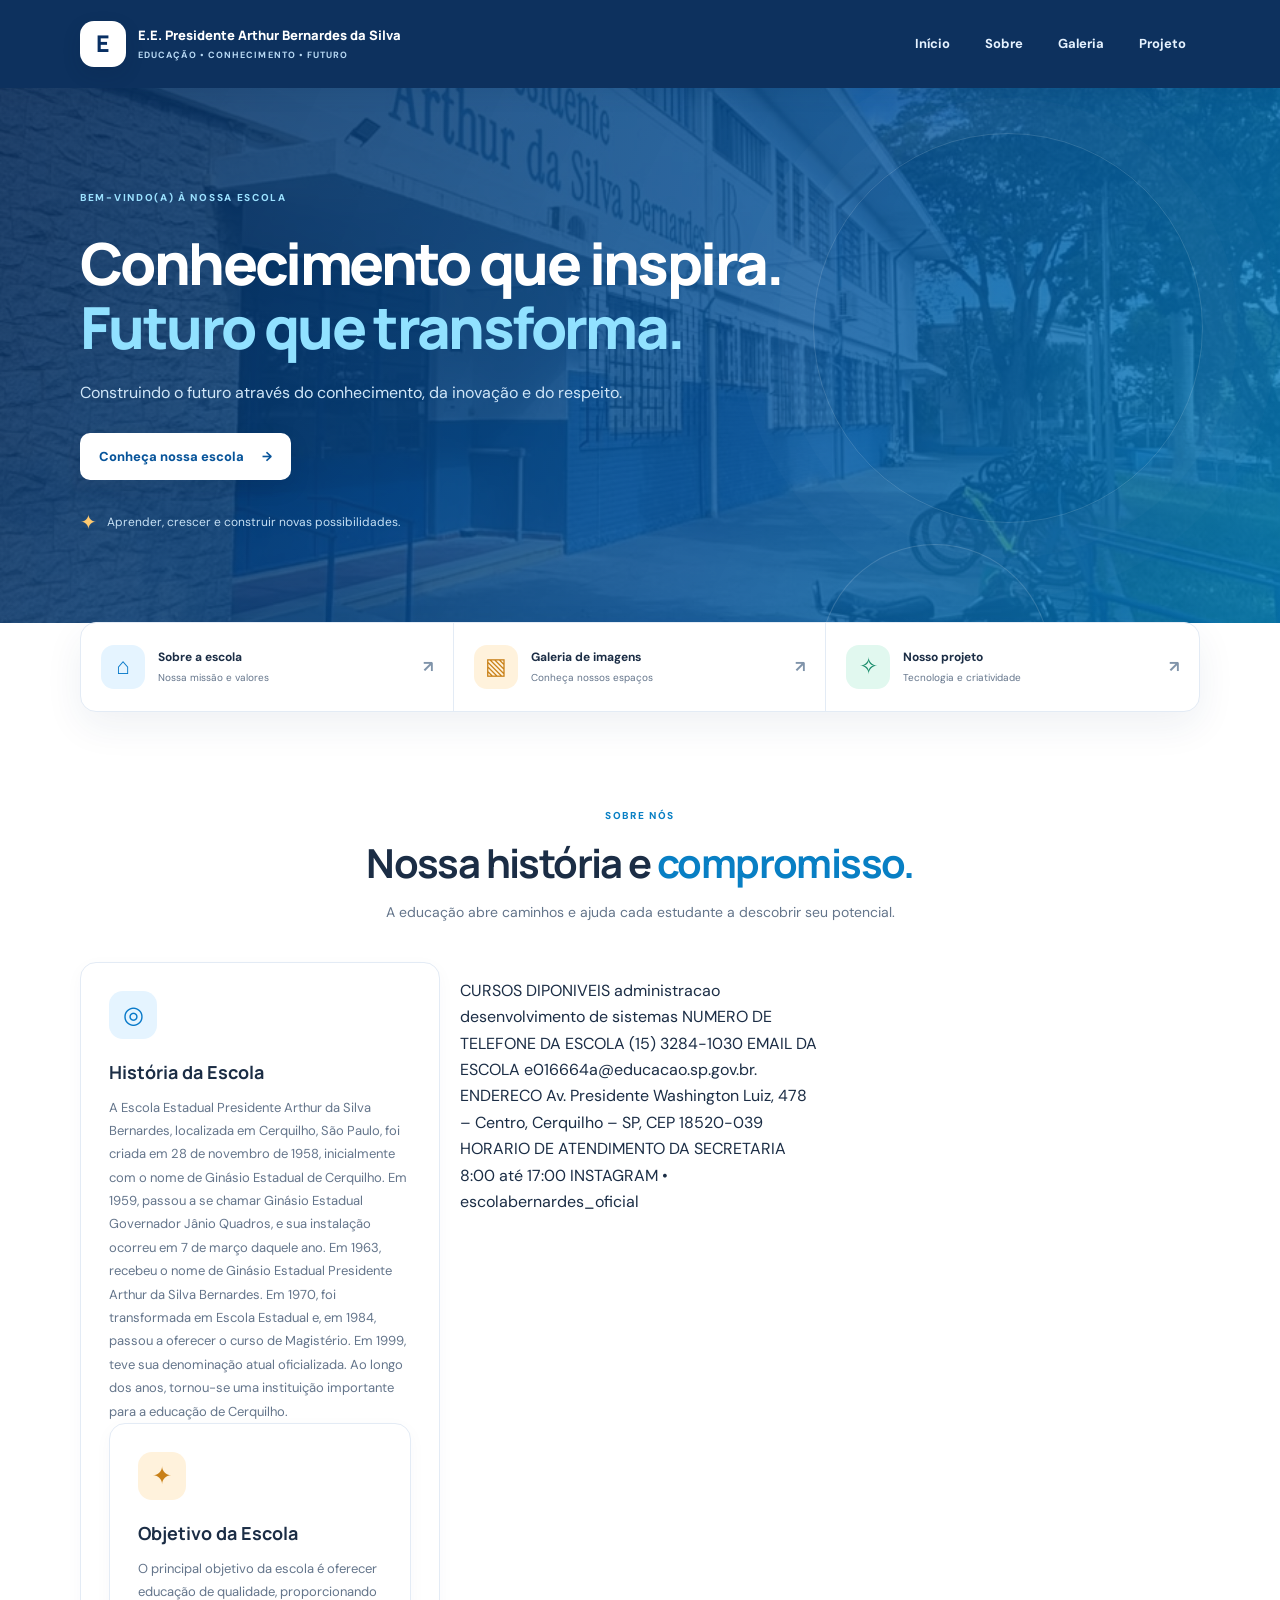
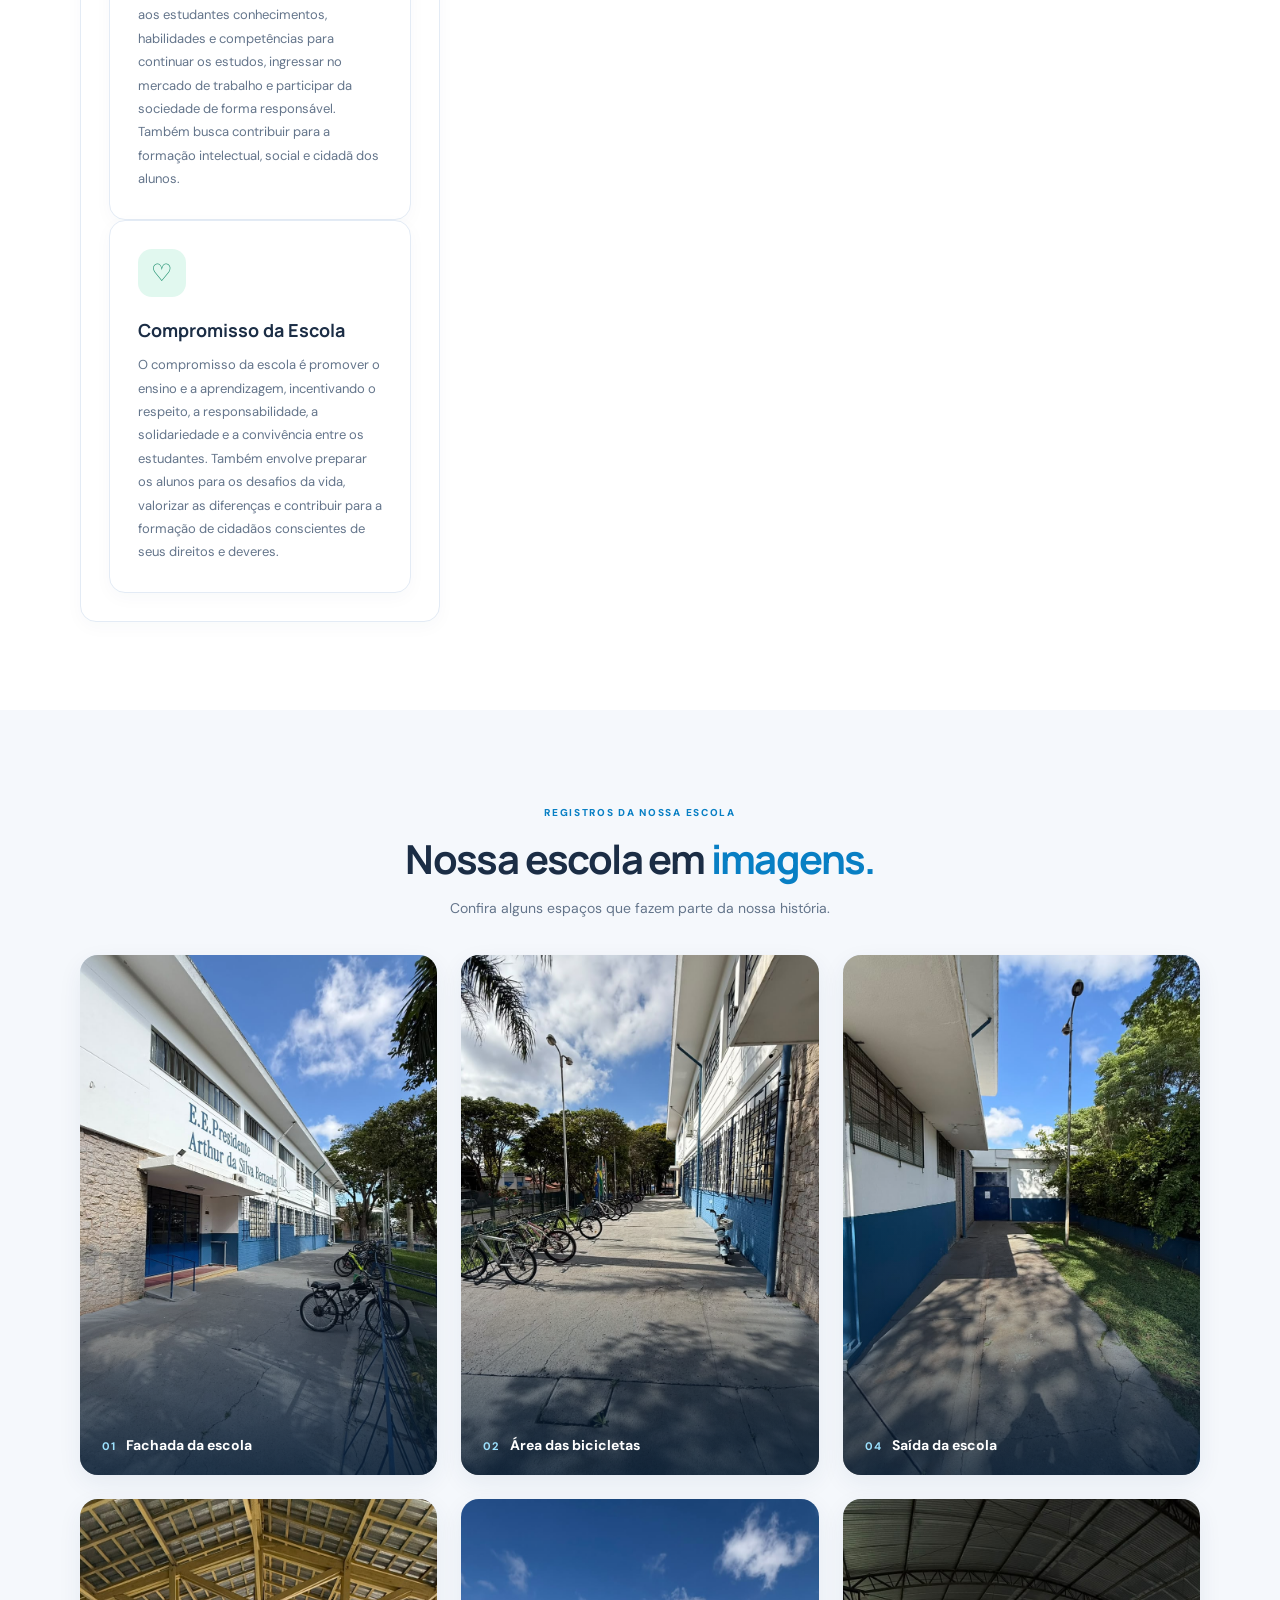
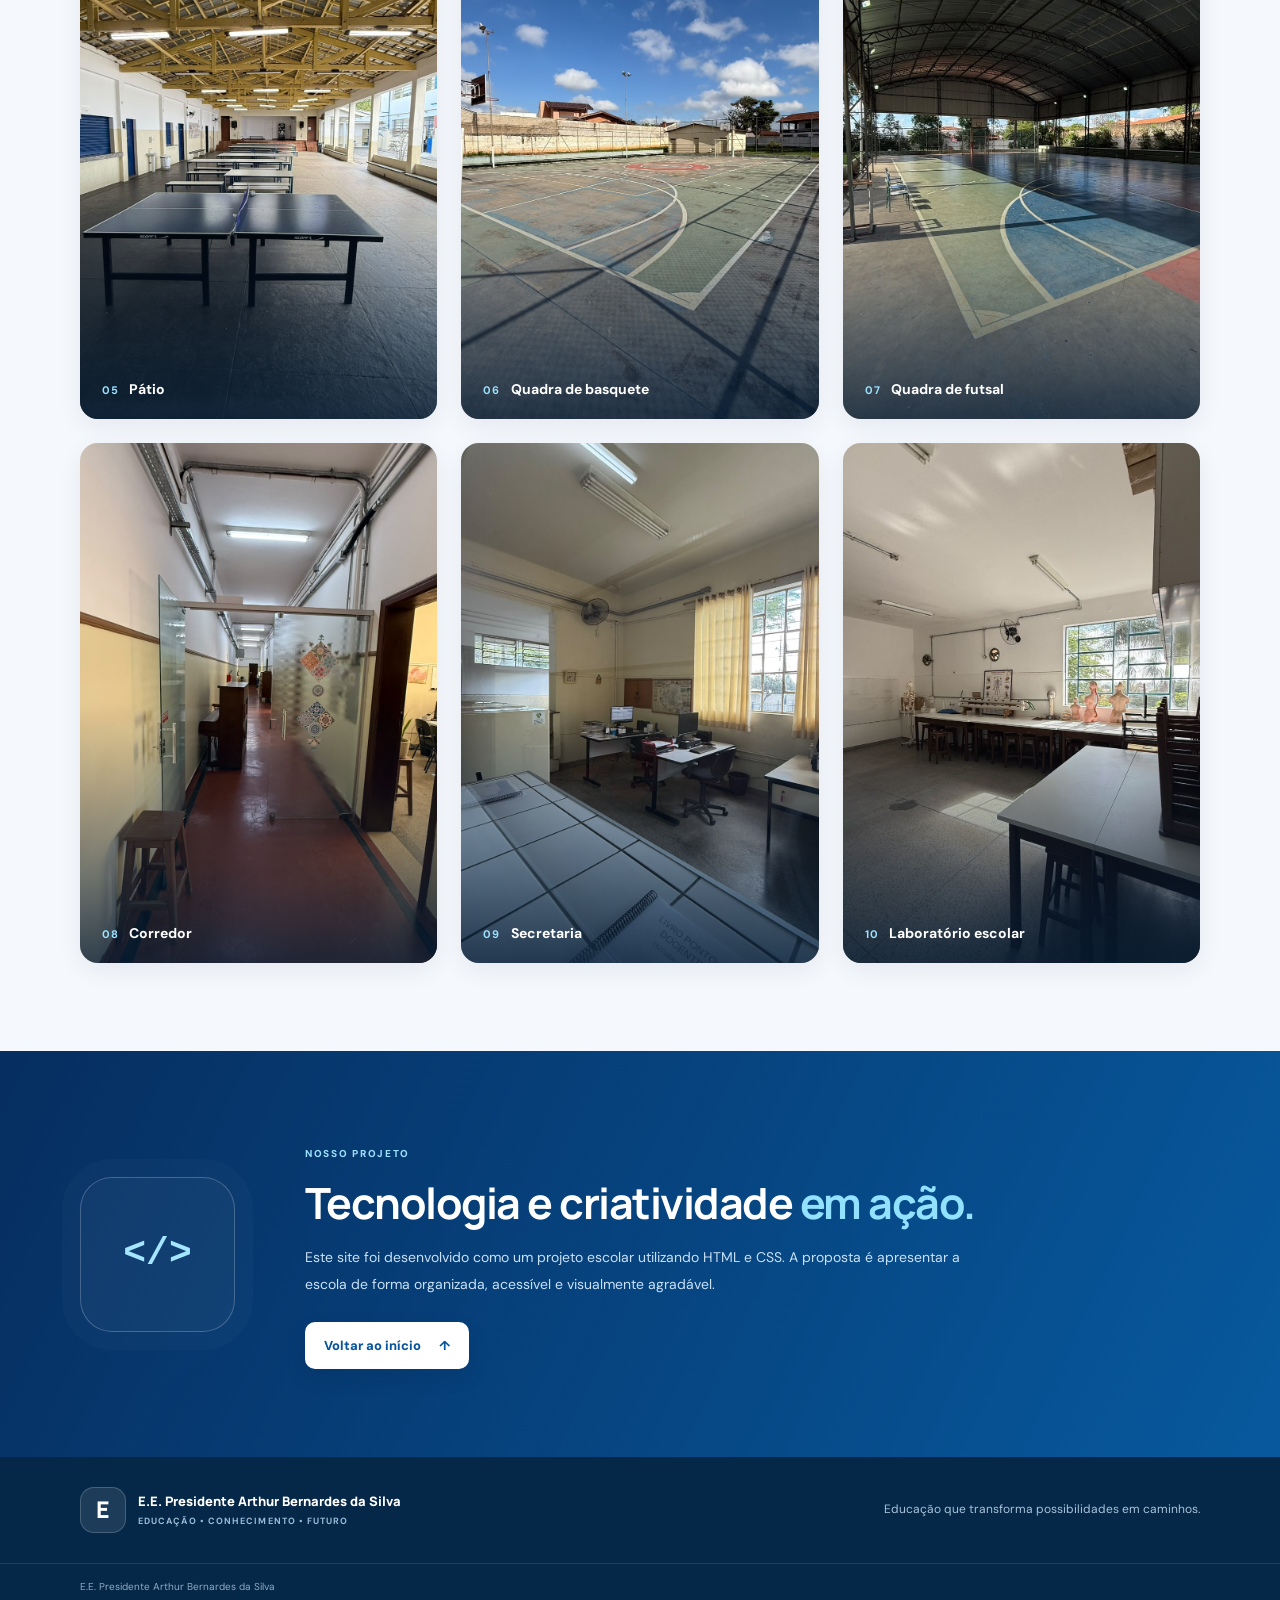
<file: index.html>
<!DOCTYPE html>
<html lang="pt-BR">
<head>
  <meta charset="UTF-8">
  <meta name="viewport" content="width=device-width, initial-scale=1.0">
  <meta name="theme-color" content="#0b3d91">
  <meta name="description" content="Site da E.E. Presidente Arthur Bernardes da Silva. Educação, conhecimento, respeito e futuro.">
  <title>E.E. Presidente Arthur Bernardes da Silva</title>
  <link rel="stylesheet" href="style.css">
</head>
<body>

  <!-- CABEÇALHO -->
  <header class="topo" id="inicio">
    <div class="container navegacao">

      <a href="#inicio" class="logo" aria-label="Página inicial">
        <span class="simbolo">E</span>
        <span class="logo-texto">
          <strong>E.E. Presidente Arthur Bernardes da Silva</strong>
          <small>EDUCAÇÃO • CONHECIMENTO • FUTURO</small>
        </span>
      </a>

      <input type="checkbox" id="alternar-menu" aria-label="Abrir menu">
      <label for="alternar-menu" class="menu-botao" aria-hidden="true">&#9776;</label>

      <nav class="menu" aria-label="Navegação principal">
        <a href="#inicio">Início</a>
        <a href="#sobre">Sobre</a>
        <a href="#galeria">Galeria</a>
        <a href="#projeto">Projeto</a>
      </nav>

    </div>
  </header>

  <main>

    <!-- INÍCIO -->
    <section class="inicio-secao">
      <div class="container inicio-conteudo">

        <span class="etiqueta etiqueta-clara">
          BEM-VINDO(A) À NOSSA ESCOLA
        </span>

        <h1>
          Conhecimento que inspira.<br>
          <span>Futuro que transforma.</span>
        </h1>

        <p>
          Construindo o futuro através do conhecimento,
          da inovação e do respeito.
        </p>

        <a class="botao-principal" href="#sobre">
          Conheça nossa escola
          <span aria-hidden="true">→</span>
        </a>

        <div class="destaque-frase">
          <span>✦</span>
          Aprender, crescer e construir novas possibilidades.
        </div>

      </div>

      <div class="forma forma-um"></div>
      <div class="forma forma-dois"></div>
    </section>

    <!-- ATALHOS -->
    <section class="atalhos">
      <div class="container atalhos-grid">

        <a href="#sobre" class="atalho">
          <span class="atalho-icone icone-azul">⌂</span>
          <span>
            <strong>Sobre a escola</strong>
            <small>Nossa missão e valores</small>
          </span>
          <b aria-hidden="true">↗</b>
        </a>

        <a href="#galeria" class="atalho">
          <span class="atalho-icone icone-laranja">▧</span>
          <span>
            <strong>Galeria de imagens</strong>
            <small>Conheça nossos espaços</small>
          </span>
          <b aria-hidden="true">↗</b>
        </a>

        <a href="#projeto" class="atalho">
          <span class="atalho-icone icone-verde">✧</span>
          <span>
            <strong>Nosso projeto</strong>
            <small>Tecnologia e criatividade</small>
          </span>
          <b aria-hidden="true">↗</b>
        </a>

      </div>
    </section>

    <!-- SOBRE A ESCOLA -->
    <section class="sobre secao" id="sobre">
      <div class="container">

        <div class="titulo">
          <span class="etiqueta">SOBRE NÓS</span>
          <h2>Nossa história e <span>compromisso.</span></h2>
          <p>
            A educação abre caminhos e ajuda cada estudante
            a descobrir seu potencial.
          </p>
        </div>

        <div class="cartoes">

          <article class="cartao">
            <span class="cartao-icone azul">◎</span>
            <h3>História da Escola</h3>
            <p>
              A Escola Estadual Presidente Arthur da Silva Bernardes, localizada em Cerquilho, São Paulo, foi criada em 28 de novembro de 1958, inicialmente com o nome de Ginásio Estadual de Cerquilho. Em 1959, passou a se chamar Ginásio Estadual Governador Jânio Quadros, e sua instalação ocorreu em 7 de março daquele ano.

Em 1963, recebeu o nome de Ginásio Estadual Presidente Arthur da Silva Bernardes. Em 1970, foi transformada em Escola Estadual e, em 1984, passou a oferecer o curso de Magistério. Em 1999, teve sua denominação atual oficializada. Ao longo dos anos, tornou-se uma instituição importante para a educação de Cerquilho.
</p>
 
        

          <article class="cartao">
            <span class="cartao-icone laranja">✦</span>
            <h3>Objetivo da Escola</h3>
            <p>
              O principal objetivo da escola é oferecer educação de qualidade, proporcionando aos estudantes conhecimentos, habilidades e competências para continuar os estudos, ingressar no mercado de trabalho e participar da sociedade de forma responsável. Também busca contribuir para a formação intelectual, social e cidadã dos alunos.
            </p>
          </article>

          <article class="cartao">
            <span class="cartao-icone verde">♡</span>
            <h3>Compromisso da Escola</h3>
            <p>
              O compromisso da escola é promover o ensino e a aprendizagem, incentivando o respeito, a responsabilidade, a solidariedade e a convivência entre os estudantes. Também envolve preparar os alunos para os desafios da vida, valorizar as diferenças e contribuir para a formação de cidadãos conscientes de seus direitos e deveres.
            </p>
          </article>

</article>
            <p>            
    CURSOS DIPONIVEIS            administracao      desenvolvimento de sistemas

NUMERO DE TELEFONE DA ESCOLA     (15) 3284-1030
      EMAIL DA ESCOLA            e016664a@educacao.sp.gov.br.
         ENDERECO                Av. Presidente Washington Luiz, 478 – Centro, Cerquilho – SP, CEP 18520-039
HORARIO DE ATENDIMENTO DA SECRETARIA   8:00 até 17:00
        INSTAGRAM                •  escolabernardes_oficial

           </p>
</article>



            
        </div>
      </div>
    </section>

    <!-- GALERIA DE IMAGENS -->
    <section class="galeria secao" id="galeria">
      <div class="container">

        <div class="titulo titulo-galeria">
          <span class="etiqueta">REGISTROS DA NOSSA ESCOLA</span>
          <h2>Nossa escola em <span>imagens.</span></h2>
          <p>
            Confira alguns espaços que fazem parte da nossa história.
          </p>
        </div>

        <div class="fotos">

          <figure class="foto">
            <img src="imagens/fachada.jpeg" alt="Fachada da escola" loading="lazy">
            <figcaption><span>01</span> Fachada da escola</figcaption>
          </figure>

          <figure class="foto">
            <img src="imagens/area-das-bikes.jpeg" alt="Área das bicicletas" loading="lazy">
            <figcaption><span>02</span> Área das bicicletas</figcaption>
          </figure>

          <figure class="foto">
            <img src="imagens/saida.jpeg" alt="Área externa e saída da escola" loading="lazy">
            <figcaption><span>04</span> Saída da escola</figcaption>
          </figure>

          <figure class="foto">
            <img src="imagens/patio.jpeg" alt="Pátio da escola" loading="lazy">
            <figcaption><span>05</span> Pátio</figcaption>
          </figure>

          <figure class="foto">
            <img src="imagens/quadra1.jpeg" alt="Quadra de basquete" loading="lazy">
            <figcaption><span>06</span> Quadra de basquete</figcaption>
          </figure>

          <figure class="foto">
            <img src="imagens/quadra2.jpeg" alt="Quadra de futsal" loading="lazy">
            <figcaption><span>07</span> Quadra de futsal</figcaption>
          </figure>

          <figure class="foto">
            <img src="imagens/corredor.jpeg" alt="Corredor da escola" loading="lazy">
            <figcaption><span>08</span> Corredor</figcaption>
          </figure>

          <figure class="foto">
            <img src="imagens/secretaria.jpeg" alt="Secretaria da escola" loading="lazy">
            <figcaption><span>09</span> Secretaria</figcaption>
          </figure>

          <figure class="foto">
            <img src="imagens/laboratorio.jpeg" alt="Ambiente do laboratório escolar" loading="lazy">
            <figcaption><span>10</span> Laboratório escolar</figcaption>
          </figure>

        </div>
      </div>
    </section>

    <!-- PROJETO -->
    <section class="projeto secao" id="projeto">
      <div class="container projeto-grid">

        <div class="projeto-marca" aria-hidden="true">&lt;/&gt;</div>

        <div class="projeto-texto">
          <span class="etiqueta etiqueta-clara">NOSSO PROJETO</span>

          <h2>Tecnologia e criatividade <span>em ação.</span></h2>

          <p>
            Este site foi desenvolvido como um projeto escolar
            utilizando HTML e CSS. A proposta é apresentar a
            escola de forma organizada, acessível e visualmente
            agradável.
          </p>

          <a class="botao-claro" href="#inicio">
            Voltar ao início
            <span aria-hidden="true">↑</span>
          </a>
        </div>

      </div>
    </section>

  </main>

  <!-- RODAPÉ -->
  <footer class="rodape">
    <div class="container rodape-conteudo">

      <a href="#inicio" class="logo logo-rodape">
        <span class="simbolo">E</span>
        <span class="logo-texto">
          <strong>E.E. Presidente Arthur Bernardes da Silva</strong>
          <small>EDUCAÇÃO • CONHECIMENTO • FUTURO</small>
        </span>
      </a>

      <p>Educação que transforma possibilidades em caminhos.</p>

    </div>

    <div class="rodape-final">
      <div class="container">
        E.E. Presidente Arthur Bernardes da Silva
      </div>
    </div>
  </footer>

</body>
</html>
</file>
<file: style.css>
@import url('https://fonts.googleapis.com/css2?family=DM+Sans:wght@400;500;600;700&family=Manrope:wght@400;500;600;700;800&display=swap');

:root {
  --azul-escuro: #082f63;
  --azul: #0b55a0;
  --azul-vivo: #087fc4;
  --azul-claro: #e7f4ff;
  --texto: #1b2d45;
  --texto-suave: #64758b;
  --fundo: #f5f8fc;
  --linha: #e3ebf5;
  --laranja: #ffb84d;
  --verde: #39ae88;
}

* {
  box-sizing: border-box;
}

html {
  scroll-behavior: smooth;
  scroll-padding-top: 90px;
}

body {
  margin: 0;
  font-family: 'DM Sans', Arial, sans-serif;
  color: var(--texto);
  background: #fff;
  line-height: 1.65;
}

a {
  color: inherit;
  text-decoration: none;
}

.container {
  width: min(1120px, calc(100% - 44px));
  margin: 0 auto;
}

/* CABEÇALHO */

.topo {
  position: sticky;
  top: 0;
  z-index: 20;
  color: white;
  background: rgba(6, 43, 89, .97);
  box-shadow: 0 5px 20px #082d531c;
  backdrop-filter: blur(12px);
}

.navegacao {
  min-height: 88px;
  display: flex;
  align-items: center;
  justify-content: space-between;
  gap: 25px;
}

.logo {
  display: flex;
  align-items: center;
  gap: 12px;
  min-width: 0;
}

.simbolo {
  display: grid;
  place-items: center;
  flex: 0 0 46px;
  width: 46px;
  height: 46px;
  border-radius: 14px;
  color: var(--azul-escuro);
  background: #fff;
  font-family: Manrope, sans-serif;
  font-size: 23px;
  font-weight: 800;
  box-shadow: 0 7px 18px #001c3b28;
}

.logo-texto {
  display: flex;
  flex-direction: column;
  line-height: 1.35;
}

.logo strong {
  font-family: Manrope, sans-serif;
  font-size: 13px;
  font-weight: 800;
}

.logo small {
  margin-top: 4px;
  color: #b8d9f4;
  font-size: 9px;
  letter-spacing: .12em;
  font-weight: 700;
}

.menu {
  display: flex;
  align-items: center;
  gap: 7px;
}

.menu a {
  color: #e5f2ff;
  font-size: 13px;
  font-weight: 700;
  padding: 11px 14px;
  border-radius: 9px;
  transition: .2s;
}

.menu a:hover {
  color: #fff;
  background: #ffffff1c;
}

#alternar-menu {
  display: none;
}

.menu-botao {
  display: none;
  cursor: pointer;
  font-size: 25px;
}

/* SEÇÃO INICIAL COM FOTO DE FUNDO */

.inicio-secao {
  min-height: 520px;
  padding: 95px 0 85px;
  position: relative;
  overflow: hidden;
  color: #fff;
  background: 
    linear-gradient(
      115deg,
      rgba(6, 44, 92, 0.88) 0%,
      rgba(7, 84, 155, 0.84) 60%,
      rgba(7, 134, 200, 0.80) 100%
    ),
    url('imagens/fachada.jpeg') center/cover no-repeat;
}

.inicio-conteudo {
  position: relative;
  z-index: 3;
}

.etiqueta {
  display: inline-block;
  margin-bottom: 14px;
  color: var(--azul-vivo);
  font-size: 10px;
  letter-spacing: .17em;
  font-weight: 800;
}

.etiqueta-clara {
  color: #9ce2ff;
}

.inicio-secao h1 {
  max-width: 720px;
  margin: 10px 0 20px;
  font-family: Manrope, sans-serif;
  font-size: clamp(37px, 5vw, 58px);
  line-height: 1.12;
  letter-spacing: -.045em;
  font-weight: 800;
}

.inicio-secao h1 span {
  color: #91e1ff;
}

.inicio-secao p {
  max-width: 580px;
  color: #d0e6f8;
  font-size: 16px;
  margin-bottom: 26px;
}

.botao-principal,
.botao-claro {
  display: inline-flex;
  align-items: center;
  gap: 18px;
  padding: 13px 19px;
  border-radius: 10px;
  background: #fff;
  color: #07549a;
  font-size: 13px;
  font-weight: 800;
  box-shadow: 0 8px 20px #001b3820;
  transition: .2s;
}

.botao-principal:hover,
.botao-claro:hover {
  transform: translateY(-3px);
  box-shadow: 0 12px 25px #001b3835;
}

.destaque-frase {
  display: flex;
  align-items: center;
  gap: 10px;
  margin-top: 26px;
  color: #c6e0f4;
  font-size: 12px;
}

.destaque-frase span {
  color: #ffca70;
  font-size: 20px;
}

/* FORMAS DECORATIVAS DO FUNDO */

.forma {
  position: absolute;
  border: 1px solid #ffffff26;
  border-radius: 50%;
  pointer-events: none;
}

.forma-um {
  width: 390px;
  height: 390px;
  right: 6%;
  top: 45px;
  box-shadow: 0 0 0 35px #ffffff05, 0 0 0 75px #ffffff04;
}

.forma-dois {
  width: 230px;
  height: 230px;
  right: 18%;
  bottom: -150px;
  background: #ffffff05;
}

/* ATALHOS */

.atalhos {
  position: relative;
  z-index: 3;
  margin-top: -1px;
  background: #fff;
}

.atalhos-grid {
  display: grid;
  grid-template-columns: repeat(3, 1fr);
  background: #fff;
  border: 1px solid var(--linha);
  border-radius: 16px;
  overflow: hidden;
  box-shadow: 0 14px 38px #173c6612;
  transform: translateY(-1px);
}

.atalho {
  display: flex;
  align-items: center;
  gap: 13px;
  padding: 22px 20px;
  border-right: 1px solid var(--linha);
  transition: background .2s;
}

.atalho:last-child {
  border-right: 0;
}

.atalho:hover {
  background: #f7fbff;
}

.atalho-icone {
  display: grid;
  place-items: center;
  flex: 0 0 44px;
  width: 44px;
  height: 44px;
  border-radius: 13px;
  font-size: 23px;
}

.icone-azul {
  color: #0879c9;
  background: #e5f4ff;
}

.icone-laranja {
  color: #c98017;
  background: #fff2dc;
}

.icone-verde {
  color: #168b69;
  background: #e1f8ef;
}

.atalho strong,
.atalho small {
  display: block;
}

.atalho strong {
  font-size: 12px;
}

.atalho small {
  color: var(--texto-suave);
  font-size: 10px;
  margin-top: 3px;
}

.atalho b {
  margin-left: auto;
  color: #8094aa;
}

/* SEÇÕES GERAIS */

.secao {
  padding: 88px 0;
}

.titulo {
  max-width: 690px;
  margin: 0 auto 38px;
  text-align: center;
}

.titulo h2 {
  margin: 0 0 14px;
  font-family: Manrope, sans-serif;
  font-size: clamp(29px, 3.5vw, 40px);
  line-height: 1.2;
  letter-spacing: -.04em;
}

.titulo h2 span {
  color: var(--azul-vivo);
}

.titulo > p {
  margin: 0;
  color: var(--texto-suave);
  font-size: 14px;
}

/* CARTÕES SOBRE A ESCOLA */

.cartoes {
  display: grid;
  grid-template-columns: repeat(3, 1fr);
  gap: 20px;
}

.cartao {
  padding: 28px;
  border: 1px solid var(--linha);
  border-radius: 16px;
  background: white;
  box-shadow: 0 5px 18px #173c6608;
  transition: transform .2s, box-shadow .2s;
}

.cartao:hover {
  transform: translateY(-5px);
  box-shadow: 0 14px 28px #173c6612;
}

.cartao-icone {
  display: grid;
  place-items: center;
  width: 48px;
  height: 48px;
  border-radius: 14px;
  margin-bottom: 19px;
  font-size: 24px;
}

.cartao-icone.azul {
  color: #0879c9;
  background: #e5f4ff;
}

.cartao-icone.laranja {
  color: #c98017;
  background: #fff2dc;
}

.cartao-icone.verde {
  color: #168b69;
  background: #e1f8ef;
}

.cartao h3 {
  margin: 0 0 8px;
  font-family: Manrope, sans-serif;
  font-size: 18px;
}

.cartao p {
  margin: 0;
  color: var(--texto-suave);
  font-size: 13px;
  line-height: 1.8;
}

/* GALERIA DE IMAGENS VERTICAIS COMPLETAS (FORMATO RETRATO) */

.galeria {
  background: var(--fundo);
}

.titulo-galeria {
  margin-bottom: 35px;
}

.fotos {
  display: grid;
  grid-template-columns: repeat(3, 1fr); /* 3 colunas para ajustar cartões verticais */
  gap: 24px;
}

.foto {
  position: relative;
  overflow: hidden;
  margin: 0;
  height: 520px; /* Altura suficiente para mostrar árvores, bancos e o chão quase sem cortar */
  border-radius: 18px;
  background: #dbe8f5;
  box-shadow: 0 8px 24px #173c6612;
}

.foto img {
  display: block;
  width: 100%;
  height: 100%;
  object-fit: cover;
  object-position: center; /* Mantém a imagem centralizada para exibir topo e base */
  transition: transform .45s;
}

.foto:hover img {
  transform: scale(1.04);
}

.foto:after {
  content: "";
  position: absolute;
  inset: 50% 0 0;
  background: linear-gradient(transparent, #061d36d0);
  pointer-events: none;
}

.foto figcaption {
  position: absolute;
  z-index: 1;
  bottom: 0;
  left: 0;
  right: 0;
  display: flex;
  align-items: center;
  gap: 10px;
  padding: 18px 22px;
  color: white;
  font-size: 14px;
  font-weight: 700;
}

.foto figcaption span {
  color: #9de2ff;
  font-size: 11px;
  letter-spacing: .1em;
}

/* PROJETO */

.projeto {
  position: relative;
  overflow: hidden;
  color: white;
  background: linear-gradient(115deg, #062e60, #07599e);
}

.projeto-grid {
  display: grid;
  grid-template-columns: 180px 1fr;
  align-items: center;
  gap: 45px;
}

.projeto-marca {
  display: grid;
  place-items: center;
  width: 155px;
  height: 155px;
  border: 1px solid #ffffff38;
  border-radius: 32px;
  color: #a4e5ff;
  background: #ffffff0c;
  font-family: monospace;
  font-size: 38px;
  font-weight: 800;
  box-shadow: 0 0 0 18px #ffffff05;
}

.projeto-texto {
  max-width: 720px;
}

.projeto h2 {
  margin: 0 0 16px;
  font-family: Manrope, sans-serif;
  font-size: clamp(29px, 4vw, 43px);
  line-height: 1.2;
  letter-spacing: -.035em;
}

.projeto h2 span {
  color: #91e1ff;
}

.projeto p {
  max-width: 700px;
  color: #c9e1f5;
  font-size: 14px;
  line-height: 1.9;
  margin-bottom: 24px;
}

/* RODAPÉ */

.rodape {
  color: #d3e3f1;
  background: #052849;
}

.rodape-conteudo {
  display: flex;
  align-items: center;
  justify-content: space-between;
  gap: 25px;
  padding-top: 30px;
  padding-bottom: 30px;
}

.logo-rodape .simbolo {
  color: white;
  background: #ffffff18;
  border: 1px solid #ffffff30;
  box-shadow: none;
}

.logo-rodape strong {
  color: white;
}

.logo-rodape small {
  color: #9bbbd6;
}

.rodape-conteudo > p {
  margin: 0;
  color: #a9c3da;
  font-size: 12px;
}

.rodape-final {
  padding: 15px 0;
  border-top: 1px solid #ffffff1c;
  color: #91abc3;
  font-size: 10px;
}

/* TELAS MÉDIAS (TABLETS) */

@media (max-width: 900px) {
  .fotos {
    grid-template-columns: repeat(2, 1fr);
  }

  .foto {
    height: 480px;
  }
}

/* CELULARES */

@media (max-width: 650px) {
  .container {
    width: calc(100% - 32px);
  }

  .navegacao {
    min-height: 76px;
    flex-wrap: wrap;
    padding-top: 12px;
    padding-bottom: 12px;
  }

  .logo {
    flex: 1;
  }

  .simbolo {
    flex-basis: 40px;
    width: 40px;
    height: 40px;
  }

  .logo strong {
    font-size: 11px;
  }

  .logo small {
    font-size: 8px;
  }

  .menu-botao {
    display: block;
    padding: 4px 7px;
  }

  .menu {
    display: none;
    flex-basis: 100%;
    flex-direction: column;
    align-items: stretch;
    gap: 3px;
    padding: 8px 0 4px;
  }

  #alternar-menu:checked ~ .menu {
    display: flex;
  }

  .menu a {
    padding: 11px 12px;
  }

  .inicio-secao {
    padding: 65px 0 55px;
  }

  .inicio-secao h1 {
    font-size: clamp(34px, 10vw, 47px);
  }

  .inicio-secao p {
    font-size: 14px;
    max-width: 440px;
  }

  .forma-um {
    width: 230px;
    height: 230px;
    right: -90px;
    top: 30px;
  }

  .forma-dois {
    display: none;
  }

  .atalhos-grid {
    grid-template-columns: 1fr;
  }

  .atalho {
    padding: 14px 17px;
    border-right: 0;
    border-bottom: 1px solid var(--linha);
  }

  .atalho:last-child {
    border-bottom: 0;
  }

  .secao {
    padding: 65px 0;
  }

  .cartoes {
    grid-template-columns: 1fr;
    gap: 14px;
  }

  .cartao {
    padding: 23px;
  }

  .fotos {
    grid-template-columns: 1fr;
  }

  .foto {
    height: 450px;
  }

  .foto figcaption {
    padding: 14px;
    font-size: 12px;
  }

  .projeto-grid {
    grid-template-columns: 1fr;
    gap: 25px;
  }

  .projeto-marca {
    width: 90px;
    height: 90px;
    border-radius: 22px;
    font-size: 27px;
  }

  .rodape-conteudo {
    align-items: flex-start;
    flex-direction: column;
    gap: 18px;
  }
}

/* ACESSIBILIDADE */

@media (prefers-reduced-motion: reduce) {
  *,
  *::before,
  *::after {
    scroll-behavior: auto !important;
    transition: none !important;
  }
}
</file>
